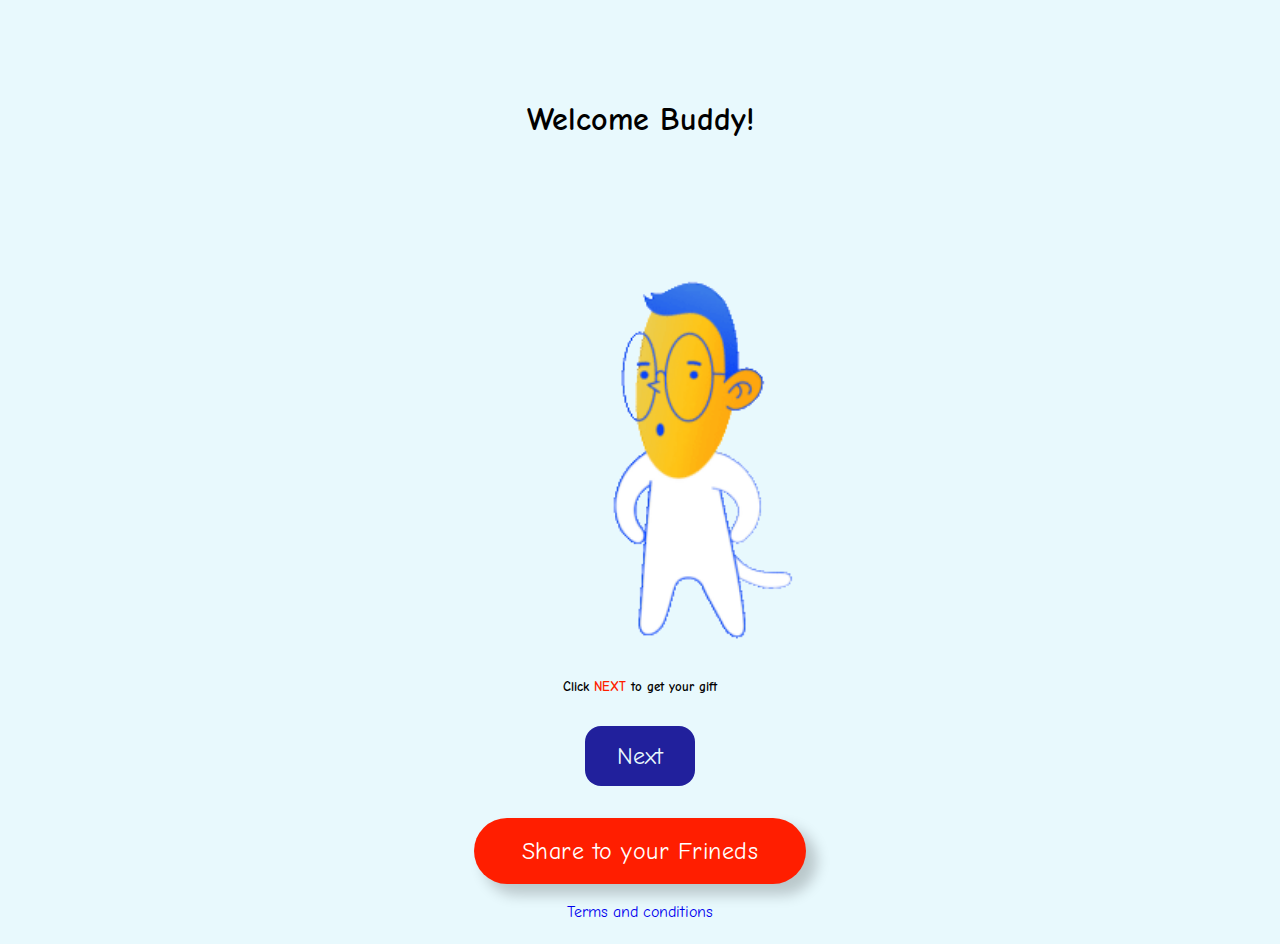
<file: index.html>
<!DOCTYPE html>
<html lang="en">
<head>
    <meta charset="UTF-8">
    <meta http-equiv="X-UA-Compatible" content="IE=edge">
    <meta name="viewport" content="width=device-width, initial-scale=1.0">
    <link rel="stylesheet" href="https://cdnjs.cloudflare.com/ajax/libs/animate.css/4.1.1/animate.min.css"/>
    <link rel="stylesheet" href="styles.css">
    <script src="./script.js" defer></script>
    <title>FUN BUZZ</title>
</head>
<body>

    <div class="content">
        <h1 class="animate__animated animate__fadeInDownBig">Welcome Buddy!</h1>
    </div>

    <div class="buddy_img">
        <img class="pic1" src="gifs/welcome buddy.gif" alt="welcome buddy">
    </div>

    <h5>Click <span>NEXT</span> to get your gift</h5>
    
    <div class="nxtbtn">
        <a href="sur1page.html" class="btn2">Next</a>
    </div>
    <div class="share">
        <button id="shareBtn">Share to your Frineds</button>

    </div>


    <div class="footer">
        <a href="terms.html" class="footerlinks">Terms and conditions</a>
    </div>





</body>
</html>
</file>
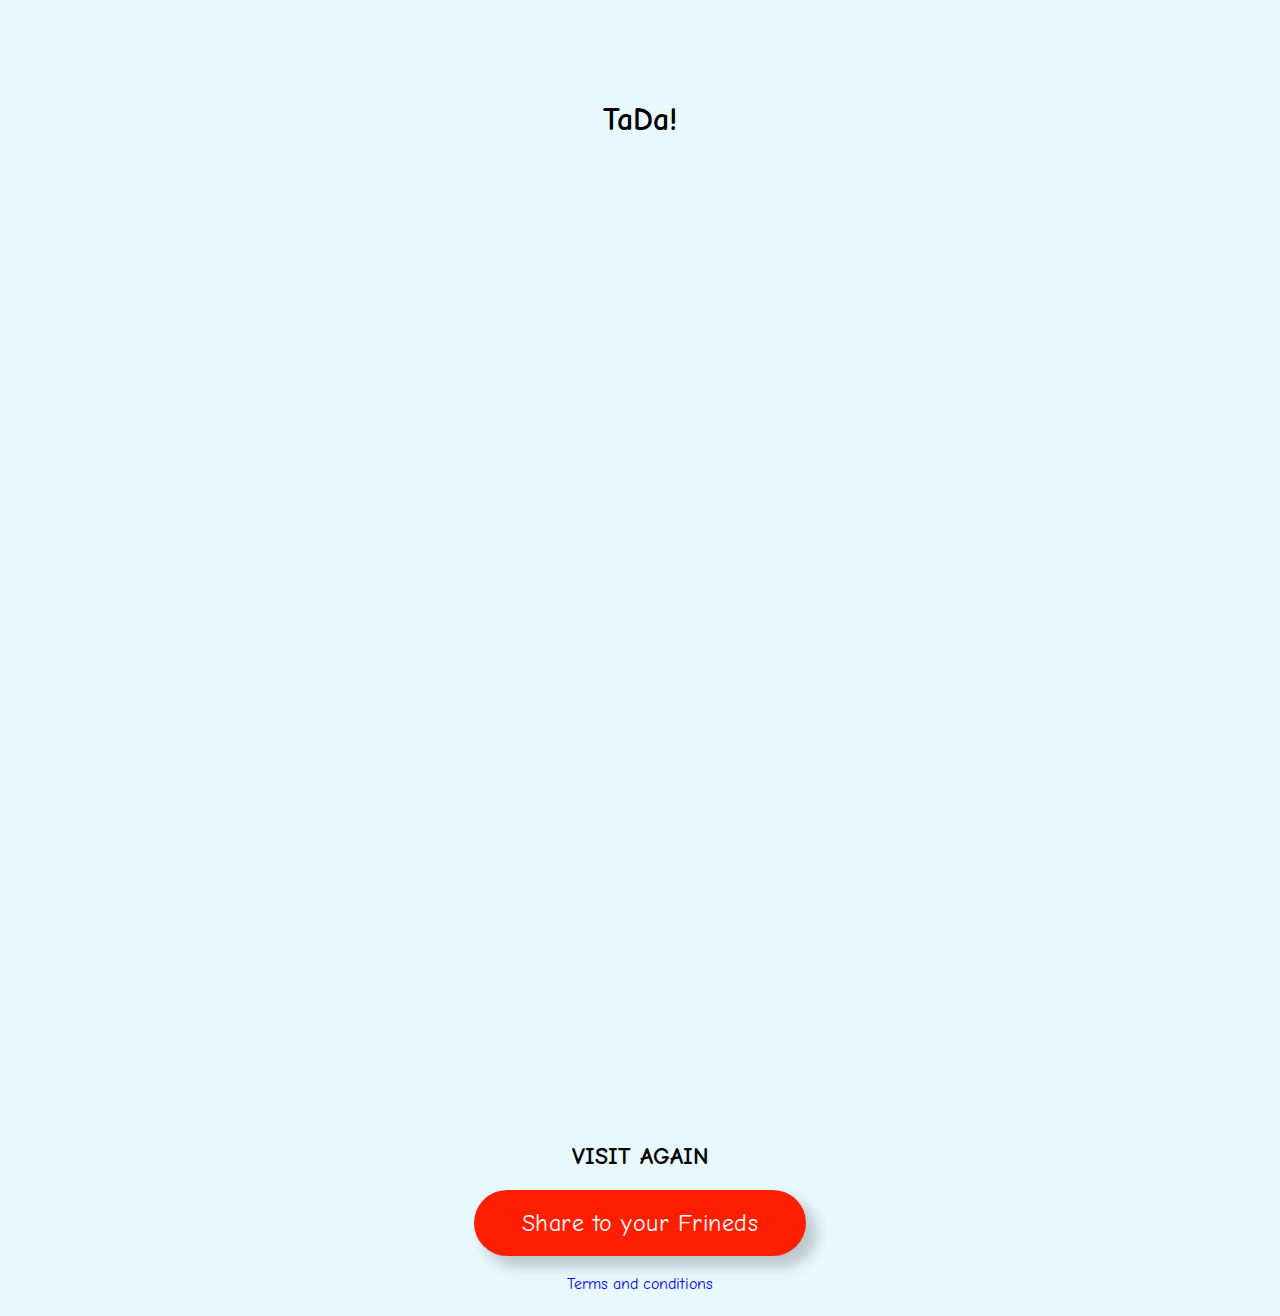
<file: giftpage.html>
<!DOCTYPE html>
<html lang="en">
<head>
    <meta charset="UTF-8">
    <meta http-equiv="X-UA-Compatible" content="IE=edge">
    <meta name="viewport" content="width=device-width, initial-scale=1.0">
    <link rel="stylesheet" href="https://cdnjs.cloudflare.com/ajax/libs/animate.css/4.1.1/animate.min.css"/>
    <link rel="stylesheet" href="styles.css">
    <script src="./script.js" defer></script>
    <title>FUN BUZZ</title>
</head>
<body>

    <div class="content">
        <h1 class="animate__animated animate__fadeInDownBig">TaDa!</h1>
    </div>

    <div class="buddy_img">
        <div style="width:100%;height:0;padding-bottom:75%;position:relative;"><iframe src="https://giphy.com/embed/uymKgqrJ9Or60" width="100%" height="100%" style="position:absolute" frameBorder="0" class="giphy-embed" allowFullScreen></iframe></div><p><a href="https://giphy.com/gifs/middle-finger-prank-uymKgqrJ9Or60"></a></p>
    </div>

    <h2>VISIT AGAIN</h2>
    

    <div class="share">
        <button id="shareBtn">Share to your Frineds</button>

    </div>


    <div class="footer">
        <a href="terms.html" class="footerlinks">Terms and conditions</a>
    </div>





</body>
</html>
</file>
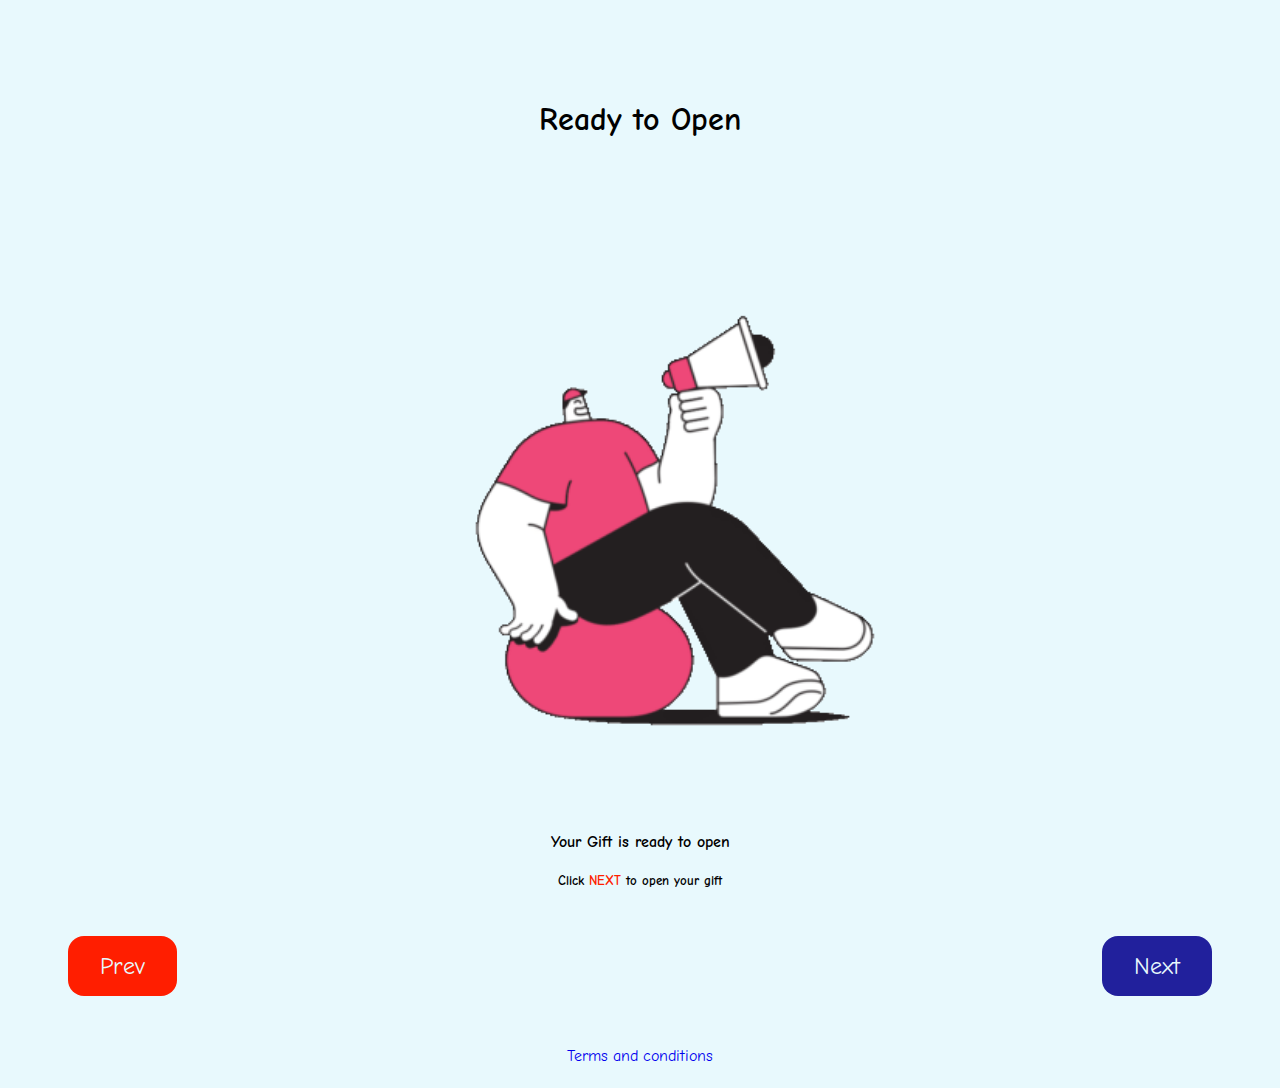
<file: ready.html>
<!DOCTYPE html>
<html lang="en">
<head>
    <meta charset="UTF-8">
    <meta http-equiv="X-UA-Compatible" content="IE=edge">
    <meta name="viewport" content="width=device-width, initial-scale=1.0">
    <link rel="stylesheet" href="https://cdnjs.cloudflare.com/ajax/libs/animate.css/4.1.1/animate.min.css"/>
    <link rel="stylesheet" href="styles.css">
    <title>FUN BUZZ</title>
</head>
<body>

    <div class="content">
        <h1 class="animate__animated animate__rubberBand">Ready to Open</h1>
    </div>

    <div class="buddy_img">
        <img class="pic1" src="gifs/ready.gif" alt="welcome buddy">
    </div>
    
    <h4>Your Gift is ready to open</h4>

    <h5>Click <span>NEXT</span> to open your gift</h5>

    <div class="preandnextbtns">
        <a href="terms.html" class="btn1">Prev</a>
        <a href="giftpage.html" class="btn2">Next</a>
    </div>


    <div class="footer">
        <a href="terms.html" class="footerlinks">Terms and conditions</a>
    </div>


</body>
</html>
</file>
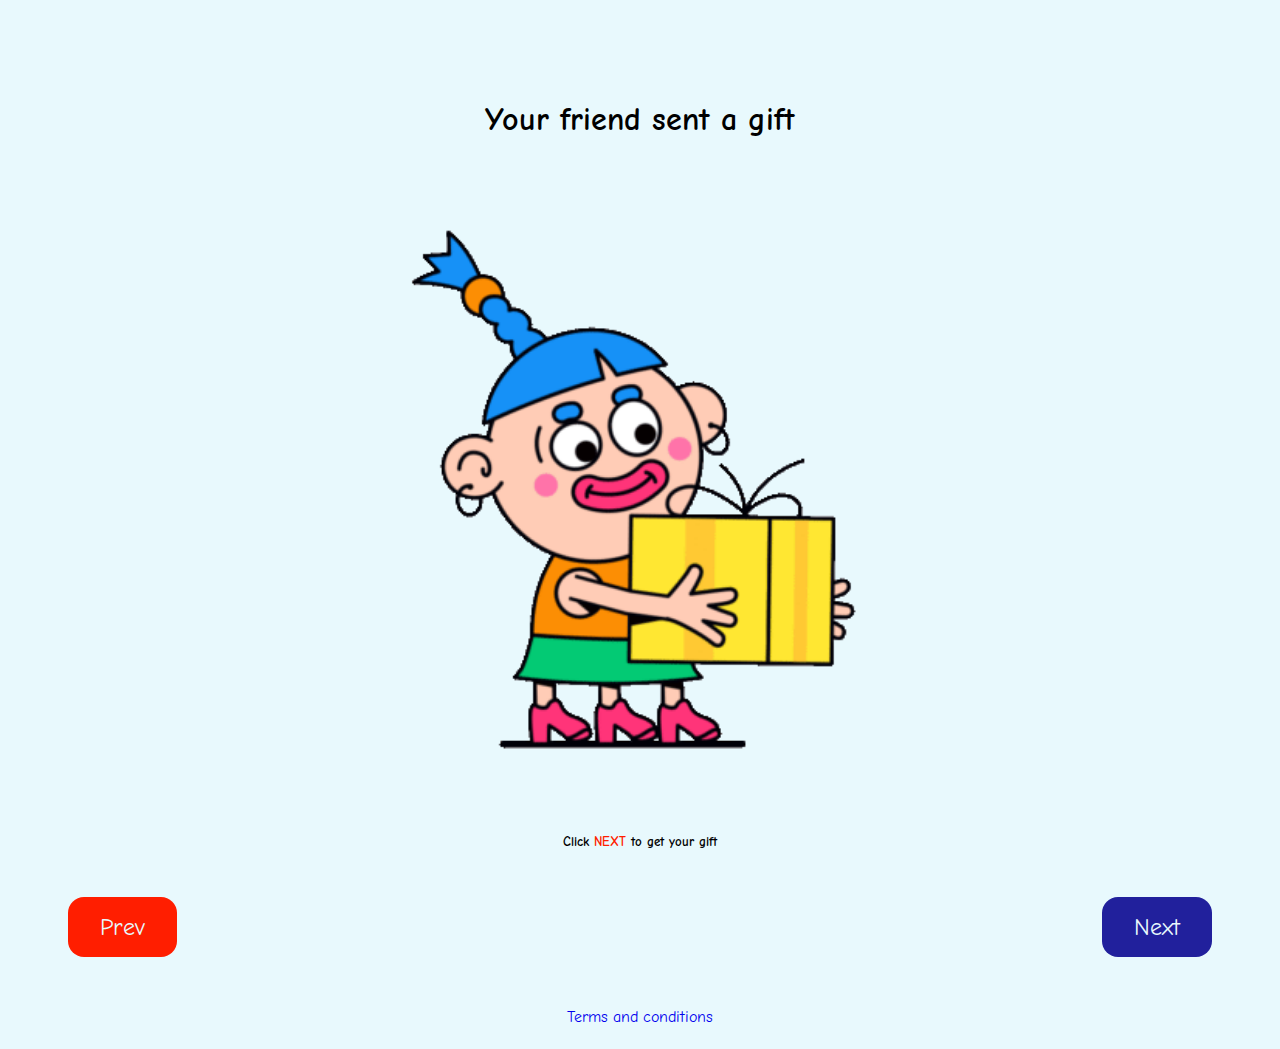
<file: sur1page.html>
<!DOCTYPE html>
<html lang="en">
<head>
    <meta charset="UTF-8">
    <meta http-equiv="X-UA-Compatible" content="IE=edge">
    <meta name="viewport" content="width=device-width, initial-scale=1.0">
    <link rel="stylesheet" href="https://cdnjs.cloudflare.com/ajax/libs/animate.css/4.1.1/animate.min.css"/>
    <link rel="stylesheet" href="styles.css">
    <title>FUN BUZZ</title>
</head>
<body>

    <div class="content">
        <h1 class="animate__animated animate__rubberBand">Your friend sent a gift</h1>
    </div>

    <div class="buddy_img">
        <img class="pic1" src="gifs/giftshake.gif" alt="welcome buddy">
    </div>
    
    <h5>Click <span>NEXT</span> to get your gift</h5>

    <div class="preandnextbtns">
        <a href="index.html" class="btn1">Prev</a>
        <a href="terms.html" class="btn2">Next</a>
    </div>

    


    <div class="footer">
        <a href="terms.html" class="footerlinks">Terms and conditions</a>





</body>
</html>
</file>
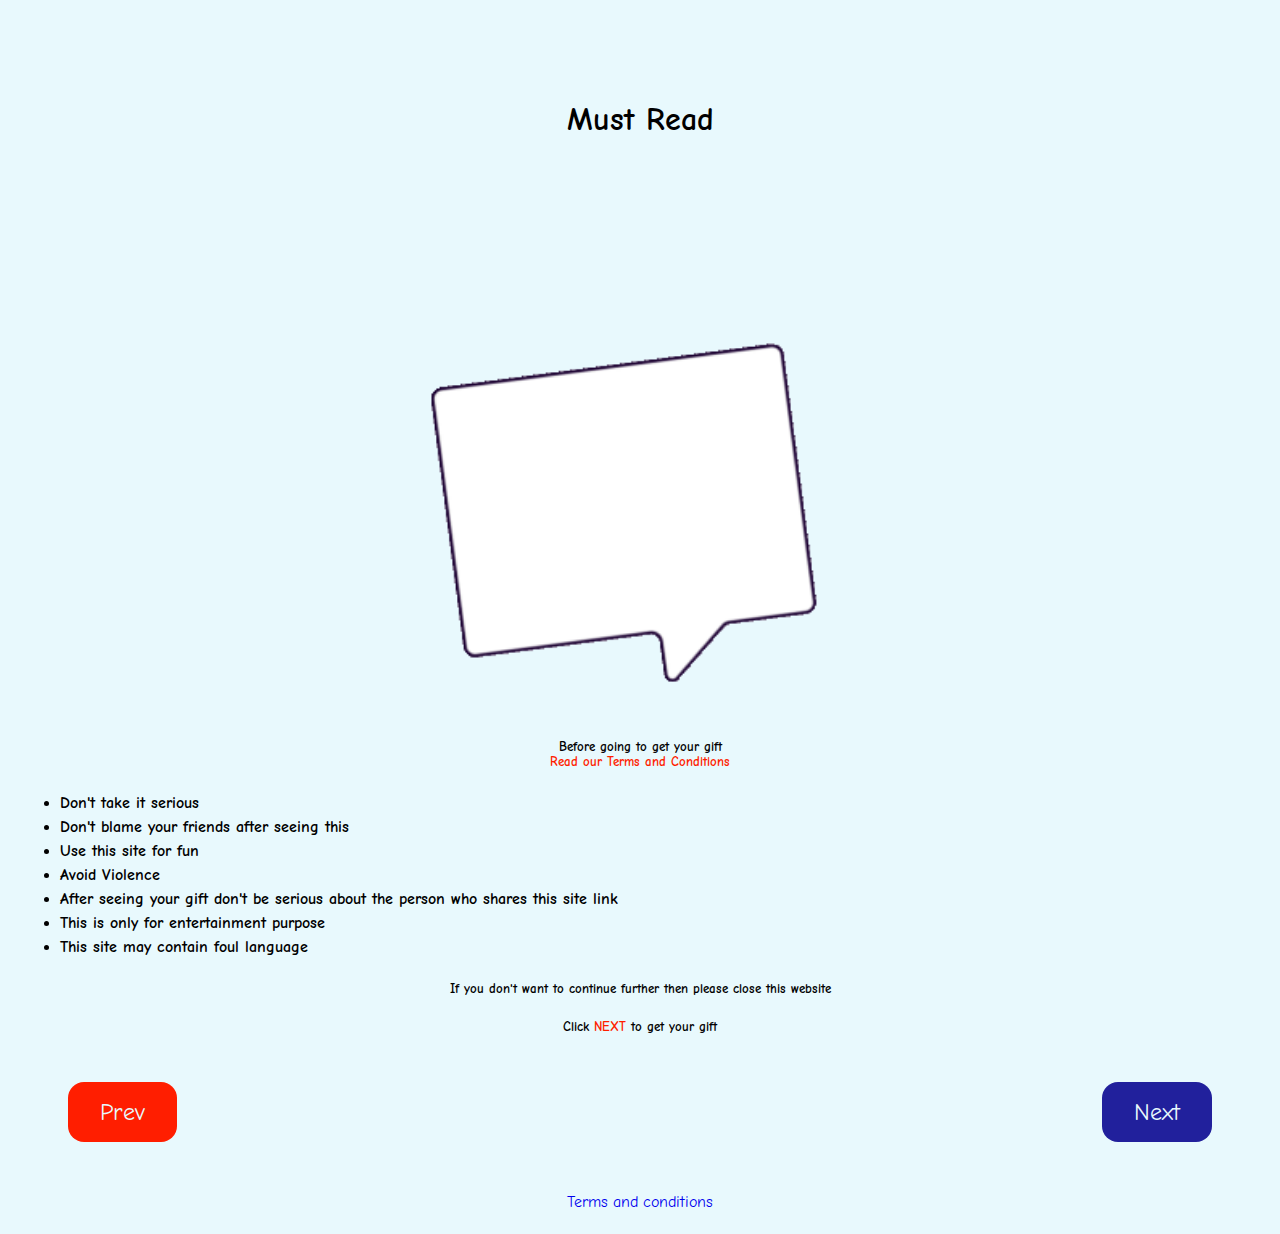
<file: terms.html>
<!DOCTYPE html>
<html lang="en">
<head>
    <meta charset="UTF-8">
    <meta http-equiv="X-UA-Compatible" content="IE=edge">
    <meta name="viewport" content="width=device-width, initial-scale=1.0">
    <link rel="stylesheet" href="https://cdnjs.cloudflare.com/ajax/libs/animate.css/4.1.1/animate.min.css"/>
    <link rel="stylesheet" href="styles.css">
    <title>FUN BUZZ</title>
</head>
<body>

    <div class="content">
        <h1 class="animate__animated animate__rubberBand">Must Read</h1>
    </div>

    <div class="buddy_img">
        <img class="pic1" src="gifs/termsand co.gif" alt="welcome buddy">
    </div>
    
    <h5>Before going to get your gift <br> <span> Read our Terms and Conditions</span></h5>

    <ul class="styles-lists">
        <li>Don't take it serious</li>
        <li>Don't blame your friends after seeing this</li>
        <li>Use this site for fun</li>
        <li>Avoid Violence</li>
        <li>After seeing your gift don't be serious about the person who shares this site link</li>
        <li>This is only for entertainment purpose</li>
        <li>This site may contain foul language</li>
    </ul>
    <h5>If you don't want to continue further then please close this website</h5>
    <h5>Click <span>NEXT</span> to get your gift</h5>

    <div class="preandnextbtns">
        <a href="sur1page.html" class="btn1">Prev</a>
        <a href="ready.html" class="btn2">Next</a>
    </div>


    <div class="footer">
        <a href="terms.html" class="footerlinks">Terms and conditions</a>
    </div>


</body>
</html>
</file>
<file: styles.css>
@import url('https://fonts.googleapis.com/css2?family=Comic+Neue:ital@1&display=swap');
*{

    text-decoration: none;
    font-family: 'Comic Neue', cursive;
}

body{
    background-color: #E8F9FD;
    margin: 20px;
}

.content{
    display: flex;
    justify-content: center;
    align-items: center;
    margin-top: 5rem;
    
}

.buddy_img{
    display: flex;
    justify-content: center;
    align-items: center;
    margin-top: 2rem;
}

h5{
    text-align: center;
}

h4{
    text-align: center;
}



.pic1{
    width: 50%;
    height: 50%;
}

.preandnextbtns{
    display: flex;
    justify-content: space-between;
    margin: 3rem;
}

.nxtbtn{
    text-align: center;
    margin: 3rem;
}

.btn1{
    background-color: #FF1E00;
    color: #E8F9FD;
    font-size: 1.5rem;
    padding: 1rem 2rem;
    border-radius: 1rem;
}

.footer{
    text-align: center;
    line-height: 1.5rem;

}

.btn2{
    background-color: #21209C;
    color: #E8F9FD;
    font-size: 1.5rem;
    padding: 1rem 2rem;
    border-radius: 1rem;
}

span{
    color: #FF1E00;
}

.styles-lists{
    list-style: disc;
    font-weight: 600;
    line-height: 1.5rem;
}

.share{
    display: flex;
    justify-content: center;
    margin: 1rem;
}

button {
    background-color: #FF1E00;
    color: #fff;
    border: none;
    border-radius: 50px;
    box-shadow: 10px 10px 14px 1px rgb(0 0 0 / 20%);
    padding: 0.8em 2em;
    font-size: 1.5em;
    letter-spacing: 0.5px;
    cursor: pointer;
}

h2{
    text-align: center;
}
</file>
